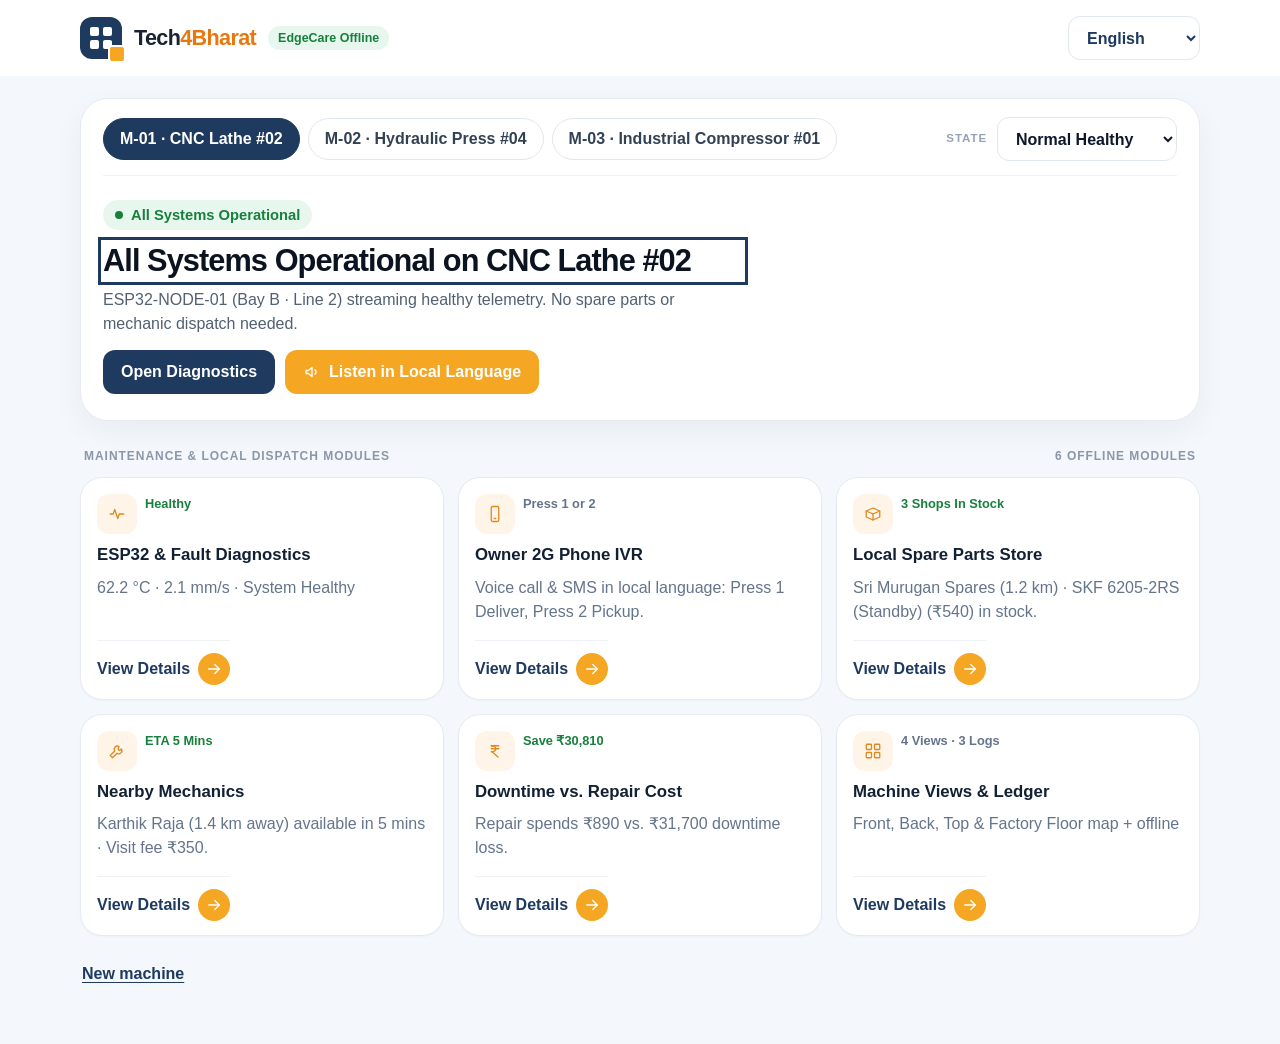
<file: app/index.html>
<!doctype html>
<html lang="en-IN">
<head>
  <meta charset="utf-8">
  <meta name="viewport" content="width=device-width, initial-scale=1, viewport-fit=cover">
  <meta name="color-scheme" content="light">
  <meta name="theme-color" content="#f4f7fb">
  <title>Tech4Bharat EdgeCare</title>
  <link rel="stylesheet" href="styles.css">
</head>
<body>
  <a class="skip" href="#main">Skip to content</a>
  <div id="live" class="visually-hidden" aria-live="polite"></div>
  <div id="app"></div>
  <script src="data.js"></script>
  <script src="logic.js"></script>
  <script src="i18n.js"></script>
  <script src="app.js"></script>
</body>
</html>
</file>
<file: app/styles.css>
:root {
  --navy: #1e3a5f;
  --navy-deep: #16304f;
  --ink: #0f172a;
  --muted: #64748b;
  --line: #e6ebf2;
  --bg: #f4f7fb;
  --card: #ffffff;
  --orange: #f5a623;
  --orange-deep: #e09412;
  --green: #17803d;
  --green-soft: #e8f7ee;
  --red: #b42318;
  --amber: #b45309;
  --grey: #64748b;
  --tap: 44px;
  --font: "Segoe UI", "Nirmala UI", sans-serif;
  --shadow: 0 10px 30px rgba(15, 23, 42, 0.05);
}

* { box-sizing: border-box; }
html { font-size: 100%; }

body {
  margin: 0;
  min-height: 100vh;
  color: var(--ink);
  background: var(--bg);
  font-family: var(--font);
  font-size: 1rem;
  line-height: 1.5;
}

button, select, input, textarea { font: inherit; color: inherit; }
button, summary { cursor: pointer; }
:focus { outline: none; }
:focus-visible { outline: 3px solid var(--navy); outline-offset: 2px; }

.skip {
  position: absolute;
  left: 12px;
  top: -48px;
  background: var(--navy);
  color: #fff;
  padding: 8px 12px;
  z-index: 5;
  border-radius: 8px;
}
.skip:focus { top: 8px; }

.visually-hidden {
  position: absolute;
  width: 1px;
  height: 1px;
  padding: 0;
  margin: -1px;
  overflow: hidden;
  clip: rect(0, 0, 0, 0);
  white-space: nowrap;
  border: 0;
}

.mast { background: #fff; }
.mast-inner, .shell {
  width: min(1120px, calc(100% - 32px));
  margin: 0 auto;
}
.mast-inner {
  display: flex;
  align-items: center;
  gap: 16px;
  min-height: 76px;
}
.brand { display: flex; align-items: center; gap: 12px; min-width: 0; }
.mark {
  width: 42px;
  height: 42px;
  flex: 0 0 auto;
  border-radius: 12px;
  background: var(--navy);
  display: grid;
  grid-template-columns: 1fr 1fr;
  gap: 4px;
  padding: 10px;
  position: relative;
}
.mark i { background: #fff; border-radius: 2px; }
.mark::after {
  content: "";
  position: absolute;
  width: 14px;
  height: 14px;
  right: -4px;
  bottom: -4px;
  border-radius: 4px;
  background: var(--orange);
  border: 2px solid #fff;
}
.word { margin: 0; font-size: 1.35rem; font-weight: 750; letter-spacing: -0.03em; color: #1a2332; }
.word .bharat { color: #e8770d; }
.badge {
  margin: 0;
  background: var(--green-soft);
  color: var(--green);
  border-radius: 999px;
  padding: 3px 10px;
  font-size: 0.78rem;
  font-weight: 700;
}
.lang { margin-left: auto; }
.lang select, .state-field select, select, input, textarea {
  background: #fff;
  border: 1px solid #e2e8f0;
  border-radius: 12px;
  min-height: var(--tap);
  padding: 8px 14px;
}
.lang select { min-width: 132px; color: var(--navy); font-weight: 650; }

.shell { padding: 22px 0 48px; }
.home-stage { background: transparent; }
.page-card {
  background: #fff;
  border: 1px solid var(--line);
  border-radius: 28px;
  box-shadow: var(--shadow);
  padding: 22px 24px 28px;
}

.hero {
  background: #fff;
  border: 1px solid var(--line);
  border-radius: 28px;
  box-shadow: var(--shadow);
  padding: 18px 22px 22px;
}
.toolbar {
  display: flex;
  flex-wrap: wrap;
  align-items: center;
  gap: 10px;
  padding-bottom: 14px;
  margin-bottom: 16px;
  border-bottom: 1px solid #eef2f6;
}
.tabs { display: flex; flex-wrap: wrap; gap: 8px; }
.tab {
  min-height: 40px;
  border-radius: 999px;
  border: 1px solid #e2e8f0;
  background: #fff;
  color: #334155;
  padding: 8px 16px;
  font-weight: 700;
}
.tab[aria-pressed="true"] {
  background: var(--navy);
  border-color: var(--navy);
  color: #fff;
}
.state-field {
  margin-left: auto;
  display: flex;
  align-items: center;
  gap: 10px;
}
.state-field label {
  font-size: 0.72rem;
  font-weight: 750;
  letter-spacing: 0.08em;
  text-transform: uppercase;
  color: #94a3b8;
}
.state-field select { min-width: 180px; font-weight: 700; color: var(--ink); }

.status {
  display: inline-flex;
  align-items: center;
  gap: 8px;
  margin: 8px 0 12px;
  padding: 4px 12px;
  border-radius: 999px;
  font-weight: 700;
  font-size: 0.92rem;
  border: 0;
}
.dot { width: 8px; height: 8px; border-radius: 50%; background: currentColor; }
.status-green { color: var(--green); background: var(--green-soft); }
.status-red { color: var(--red); background: #fdecec; }
.status-amber { color: var(--amber); background: #fff6e8; }
.status-grey { color: #475569; background: #f1f5f9; }

h1, h2, h3 { line-height: 1.25; margin: 0 0 8px; font-weight: 750; }
h1 { font-size: clamp(1.7rem, 2.4vw, 2.15rem); letter-spacing: -0.03em; color: #0b1220; max-width: 40rem; }
.lede, .note, .meta { color: #526072; margin: 0 0 14px; max-width: 68ch; }
.actions { display: flex; flex-wrap: wrap; gap: 10px; margin: 8px 0 4px; }

.btn {
  min-height: var(--tap);
  border: 0;
  border-radius: 12px;
  padding: 10px 18px;
  font-weight: 750;
  display: inline-flex;
  align-items: center;
  justify-content: center;
  gap: 8px;
}
.btn svg, .ico svg, .go svg { width: 18px; height: 18px; }
.btn-navy { background: var(--navy); color: #fff; }
.btn-navy:hover { background: var(--navy-deep); }
.btn-orange { background: var(--orange); color: #fff; }
.btn-orange:hover { background: var(--orange-deep); }
.text-btn {
  min-height: var(--tap);
  border: 0;
  background: transparent;
  color: var(--navy);
  font-weight: 750;
  padding: 8px 2px;
  text-decoration: underline;
  text-underline-offset: 3px;
}

.section-head {
  display: flex;
  justify-content: space-between;
  gap: 12px;
  align-items: baseline;
  margin: 26px 4px 12px;
}
.section-head h2, .section-head span {
  margin: 0;
  font-size: 0.75rem;
  font-weight: 750;
  letter-spacing: 0.08em;
  text-transform: uppercase;
  color: #8b97a8;
}

.modules { display: grid; gap: 14px; }
.card {
  text-align: left;
  background: #fff;
  border: 1px solid var(--line);
  border-radius: 22px;
  box-shadow: 0 1px 2px rgba(15, 23, 42, 0.03);
  padding: 16px 16px 14px;
  min-height: 210px;
  display: flex;
  flex-direction: column;
  gap: 8px;
  color: var(--ink);
}
.card:hover { border-color: #d5deea; }
.card-top { display: flex; align-items: flex-start; justify-content: space-between; gap: 8px; }
.ico {
  width: 40px;
  height: 40px;
  border-radius: 12px;
  background: #fff4e8;
  color: #e08a1e;
  display: grid;
  place-items: center;
}
.card-title { font-weight: 750; font-size: 1.05rem; color: #122033; }
.card p { margin: 0; color: #64748b; flex: 1; }
.card-foot {
  display: flex;
  align-items: center;
  justify-content: space-between;
  gap: 8px;
  margin-top: 8px;
  padding-top: 12px;
  border-top: 1px solid #eef2f6;
  color: var(--navy);
  font-weight: 750;
}
.go {
  width: 32px;
  height: 32px;
  border-radius: 50%;
  background: var(--orange);
  color: #fff;
  display: grid;
  place-items: center;
}
.pill {
  border: 0;
  background: transparent;
  padding: 0;
  font-size: 0.8rem;
  font-weight: 750;
  letter-spacing: 0;
  text-transform: none;
}
.pill-green { color: var(--green); }
.pill-red { color: var(--red); }
.pill-amber { color: var(--amber); }
.pill-grey, .pill-navy { color: #64748b; }
.home-links { margin-top: 16px; }

.banner {
  padding: 12px 14px;
  margin: 12px 0;
  font-weight: 700;
  border-radius: 14px;
  border-left: 4px solid currentColor;
}
.banner-red { background: #fdecec; color: var(--red); }
.banner-ok { background: #eef4fb; color: var(--navy); border-color: var(--navy); }
.banner-warn { background: #fff6e8; color: var(--amber); }

.stats, .choices, .views { display: grid; gap: 12px; }
.stat, .choice, .panel, details, .log {
  background: #fff;
  border: 1px solid var(--line);
  border-radius: 16px;
}
.stat { padding: 14px; }
.stat strong { display: block; font-size: 1.5rem; }
.stat em { font-style: normal; color: var(--muted); font-size: 0.78rem; font-weight: 750; letter-spacing: 0.04em; text-transform: uppercase; }
.bad { color: var(--red); }
.ok { color: var(--green); }
.panel { padding: 16px; }
.check { list-style: none; margin: 0; padding: 0; display: grid; gap: 8px; }
.check li {
  display: grid;
  gap: 4px;
  border: 1px solid var(--line);
  border-radius: 12px;
  padding: 10px 12px;
}
.phone {
  background: var(--navy-deep);
  color: #f8fafc;
  border-radius: 24px;
  padding: 16px;
  max-width: 360px;
}
.screen {
  background: #fff;
  color: var(--ink);
  border-radius: 16px;
  padding: 12px;
  margin-bottom: 12px;
}
.keys { display: grid; grid-template-columns: repeat(3, 1fr); gap: 8px; }
.key {
  min-height: 52px;
  border: 0;
  border-radius: 12px;
  background: #23486f;
  color: #fff;
  font-weight: 750;
}
.key-1 { background: var(--orange); color: #fff; }
.key-2 { background: var(--navy); }
.zero { color: #d9f5df; font-weight: 700; }
.choice { padding: 14px; display: grid; gap: 8px; text-align: left; }
.choice[aria-pressed="true"] { border-color: var(--navy); box-shadow: inset 4px 0 0 var(--orange); }
.choice-top, .snap-row, .log header { display: flex; justify-content: space-between; gap: 8px; align-items: center; }
.bars { display: grid; gap: 10px; margin: 12px 0; }
.bar-label { display: flex; justify-content: space-between; gap: 12px; font-weight: 750; }
.track { height: 14px; background: #eef2f6; border-radius: 999px; overflow: hidden; }
.track span { display: block; height: 100%; }
.track .loss { background: #b42318; }
.track .fix { background: #17803d; }
.form { display: grid; gap: 12px; margin-top: 12px; }
label { display: grid; gap: 6px; font-weight: 750; }
.field-error, .summary { color: var(--red); font-weight: 700; margin: 0; }
textarea { width: 100%; min-height: 96px; resize: vertical; }
.views { grid-template-columns: repeat(2, minmax(0, 1fr)); }
.views button, .snap {
  min-height: var(--tap);
  border-radius: 12px;
  border: 1px solid #e2e8f0;
  background: #fff;
  font-weight: 750;
  color: var(--navy);
}
.views button[aria-pressed="true"], .snap[aria-pressed="true"] { background: var(--navy); color: #fff; border-color: var(--navy); }
.schematic { width: 100%; height: auto; background: #f8fafc; border: 1px solid var(--line); border-radius: 16px; }
.schematic text { font-size: 11px; fill: var(--ink); font-family: var(--font); }
.logs { display: grid; gap: 8px; margin: 8px 0 0; padding: 0; list-style: none; }
.log { padding: 12px 14px; display: grid; gap: 4px; }
.caption {
  background: #fff8ef;
  border: 1px solid #f3ddb0;
  border-radius: 14px;
  padding: 10px 12px;
  margin-top: 12px;
}
details { padding: 4px 14px; }
details + details { margin-top: 10px; }
summary { font-weight: 750; min-height: var(--tap); display: flex; align-items: center; color: var(--navy); }
.kit-table, .plain { width: 100%; border-collapse: collapse; margin-top: 8px; }
.kit-table th, .kit-table td, .plain th, .plain td { text-align: left; padding: 8px 10px; border-bottom: 1px solid var(--line); vertical-align: top; }
.kit-table thead th { color: var(--navy); }
.innovations { margin: 8px 0 12px; padding-left: 1.2rem; }

@media (max-width: 720px) {
  .state-field { margin-left: 0; width: 100%; }
  .state-field select { flex: 1; }
  .hero, .page-card { border-radius: 20px; padding: 16px; }
}

@media (min-width: 768px) {
  .mast-inner, .shell { width: min(1120px, calc(100% - 48px)); }
  .modules, .choices { grid-template-columns: 1fr 1fr; }
  .stats { grid-template-columns: repeat(3, 1fr); }
  .views { grid-template-columns: repeat(4, 1fr); }
  .check li { grid-template-columns: 1.2fr 1.4fr auto; align-items: center; }
}

@media (min-width: 1100px) {
  .modules { grid-template-columns: 1fr 1fr 1fr; }
}

@media (prefers-reduced-motion: reduce) {
  *, *::before, *::after { animation: none !important; transition: none !important; }
}
</file>
